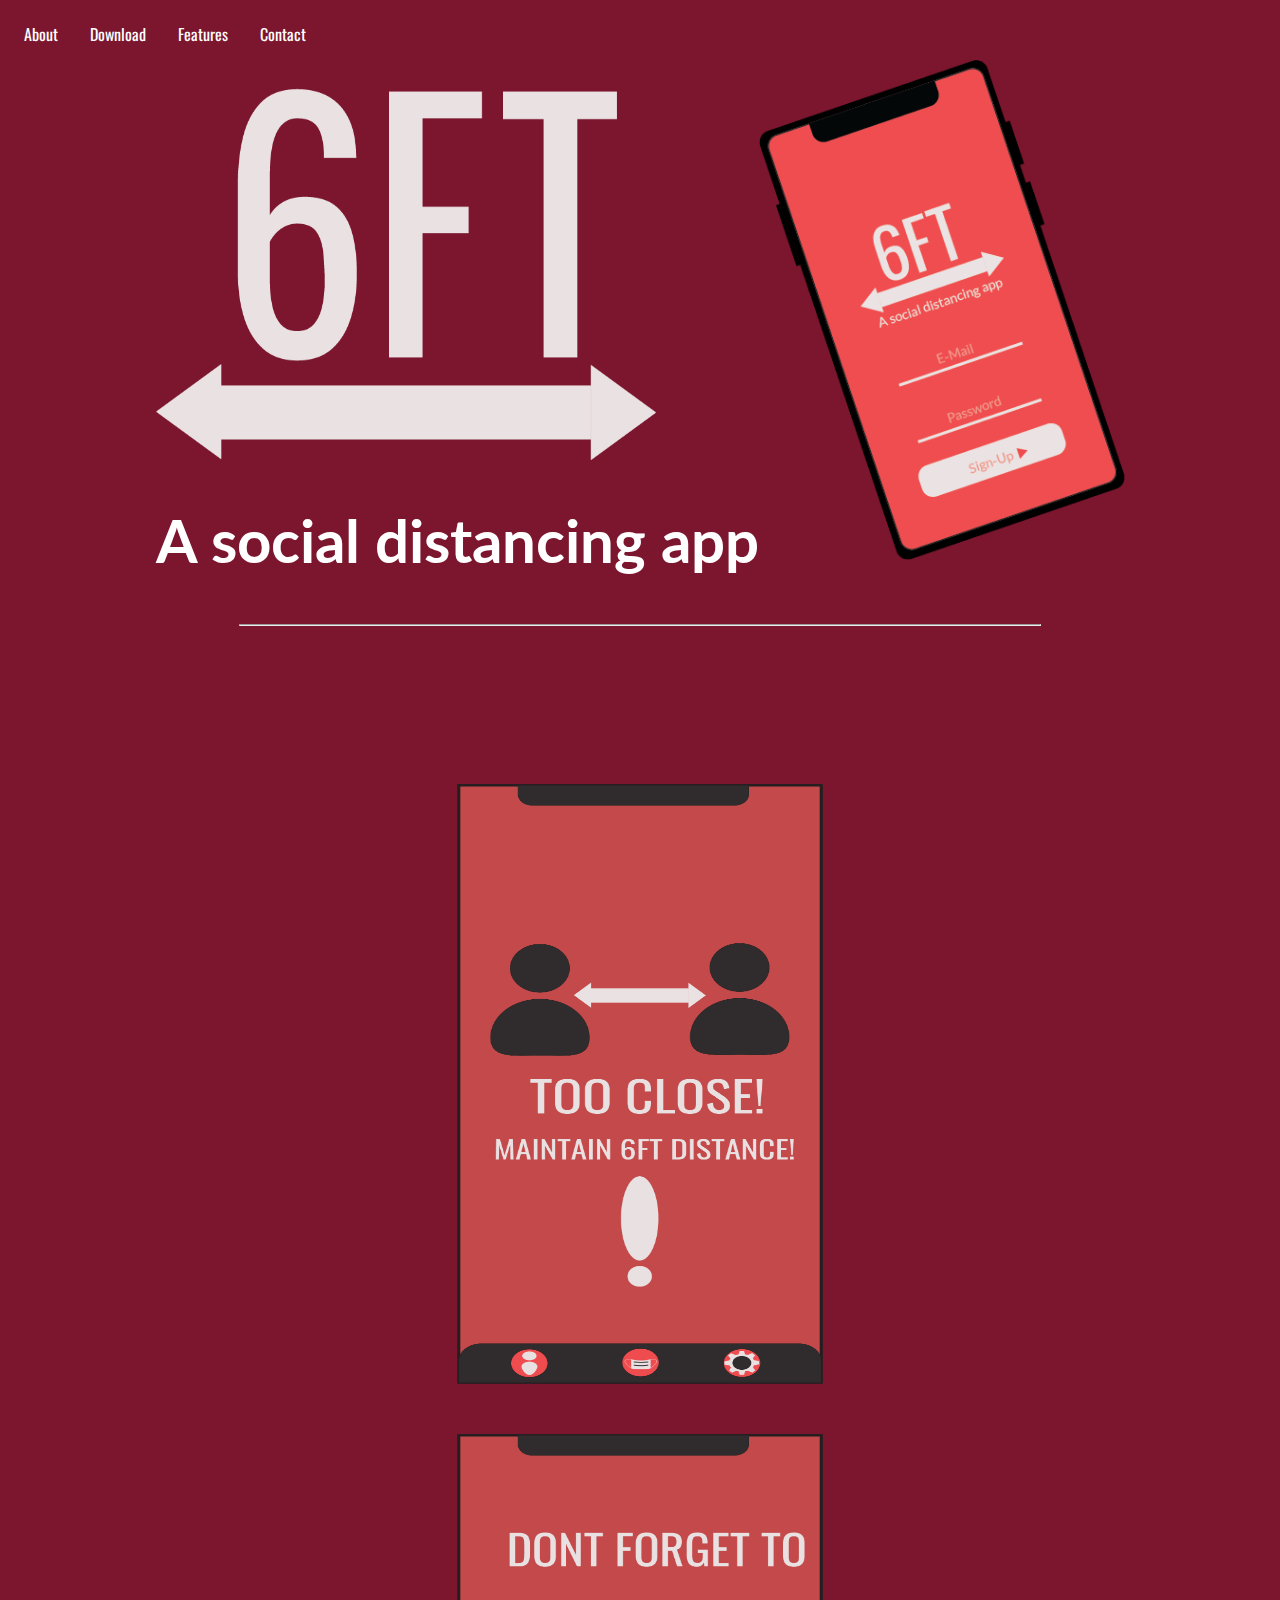
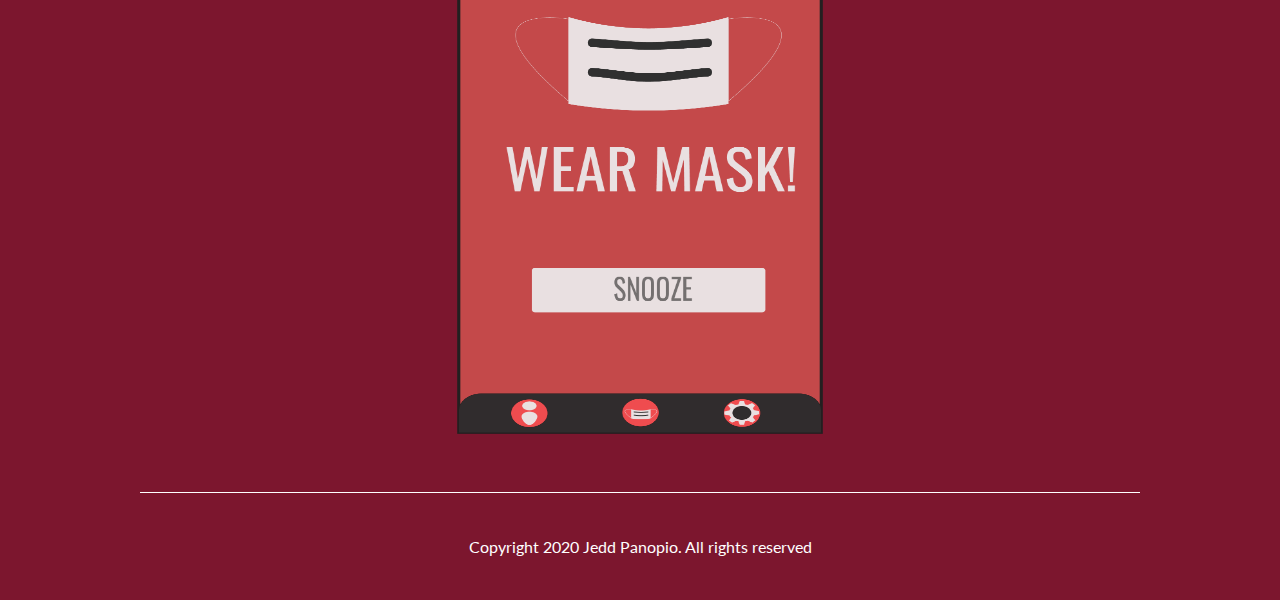
<file: index.html>
<!DOCTYPE html>
<html>
<head>
	<title>Website #1</title>
	<link rel="stylesheet" href="CSS/style.css">
	<link href="https://fonts.googleapis.com/css2?family=Oswald:wght@500;600&display=swap" rel="stylesheet">
	<link href="https://fonts.googleapis.com/css2?family=Lato&display=swap" rel="stylesheet">
</head>
<body>
<div id="wrapper">
		<header>
			<nav>
			  <ul class="navigation">
			    <li>
			        <a href="about.html">About</a>
			    </li>
			    <li>
			        <a href="downloads.html">Download</a>

			    </li>
			    
			    <li>
			        <a href="features.html">Features</a>
			    </li>
			    <li>
			        <a href="contact.html">Contact</a>
			    </li>
			  </ul>
			</nav>
		</header>
</div>


<div class="flex-container">
	<div>
		<img src="Images/applogo.png" width="500" height="400">
		<h1>A social distancing app</h1>
	</div>

	<div>
		<img src="Images/signupphone.png" width="366" height="500">
		
	</div>




</div>

<hr>
<div class="app-examples">
	<div id="main-page-example">
		<img src="Images/phone5.png" width="366" height="600">
		
	</div>

	<div id="mask-page-example">
		<img src="Images/phone6.png" width="366" height="600">
		
	</div>




</div>



<hr id="page-border">

<footer>
	<p >Copyright 2020 Jedd Panopio. All rights reserved</p>
</footer>




</body>
</html>
</file>
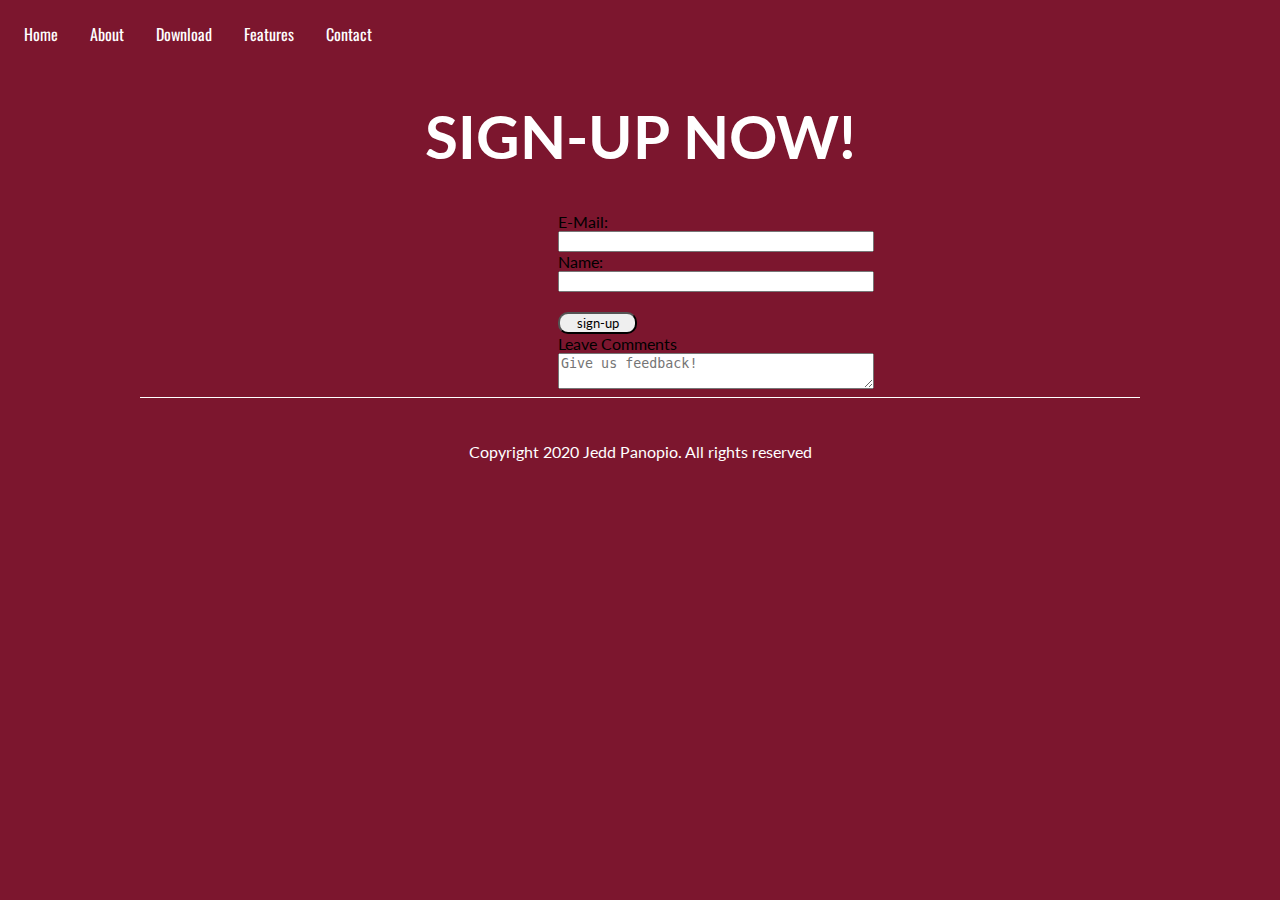
<file: contact.html>
<!DOCTYPE html>
<html>
<head>
	<title>Website #1</title>
	<link rel="stylesheet" href="CSS/style.css">
	<link href="https://fonts.googleapis.com/css2?family=Oswald:wght@500;600&display=swap" rel="stylesheet">
	<link href="https://fonts.googleapis.com/css2?family=Lato&display=swap" rel="stylesheet">
</head>
<body>
<div id="wrapper">
		<header>
			<nav>
			  <ul>
			  	<li>
			        <a href="index.html">Home</a>
			    </li>
			    <li>
			        <a href="about.html">About</a>
			    </li>
			    <li>
			        <a href="downloads.html">Download</a>

			    </li>
			    
			    <li>
			        <a href="features.html">Features</a>
			    </li>
			    <li>
			        <a href="contact.html">Contact</a>
			    </li>
			  </ul>
			</nav>
		</header>
</div>

<div class="form-container">
	<h1>SIGN-UP NOW!</h1>
	<form id="signup-form">
		<label for="e-mail">E-Mail:</label>
		<input type="text" name="mail">
		<label for="name">Name: </label>
		<input type="text" name="password">
		<button type="button" id="signup-button">sign-up</button>
		<label for="comments">Leave Comments</label>
		<textarea id="comments" placeholder="Give us feedback!"></textarea>
	</form>

<hr id="page-border">

<footer>
	<p>Copyright 2020 Jedd Panopio. All rights reserved</p>
</footer>

</body>
</html>
</file>
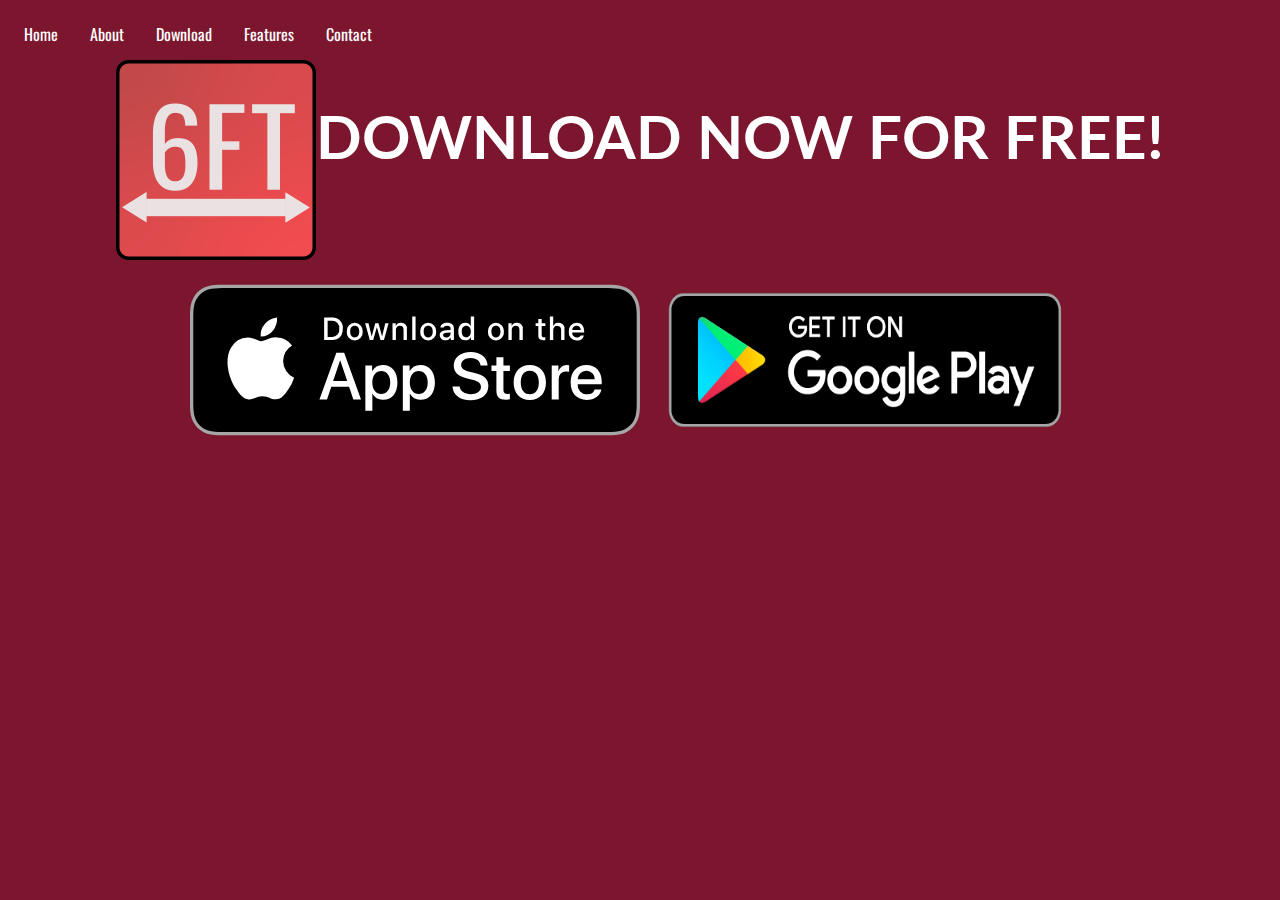
<file: downloads.html>
<!DOCTYPE html>
<html>
<head>
	<title>Website #1</title>
	<link rel="stylesheet" href="CSS/style.css">
	<link href="https://fonts.googleapis.com/css2?family=Oswald:wght@500;600&display=swap" rel="stylesheet">
	<link href="https://fonts.googleapis.com/css2?family=Lato&display=swap" rel="stylesheet">
</head>
<body>
<div id="wrapper">
		<header>
			<nav>
			  <ul>
			  	<li>
			        <a href="index.html">Home</a>
			    </li>
			    <li>
			        <a href="about.html">About</a>
			    </li>
			    <li>
			        <a href="downloads.html">Download</a>

			    </li>
			    
			    <li>
			        <a href="features.html">Features</a>
			    </li>
			    <li>
			        <a href="contact.html">Contact</a>
			    </li>
			  </ul>
			</nav>
		</header>

</div>



<div class="app-icon">

	<div class="icon">
		<img src="Images/icon.png" alt="phone-icon"width="200" height="200">
		<h1 id="download">DOWNLOAD NOW FOR FREE!</h1>
	</div>

</div>


<div class="app-store-buttons">
	
	<div class="apple-store">

		<a href="https://www.apple.com/">
			<img src="Images/Download_on_the_App_Store_Badge_US-UK_RGB_blk_092917.svg" width="450" height="200" 
		</a>
	</div>

	<div class="google-play">
		<a href="https://play.google.com/store?hl=en_US">
			<img src="Images/google.png" width="450" height="200">
		</a>
	</div>






</body>
</html>
</file>
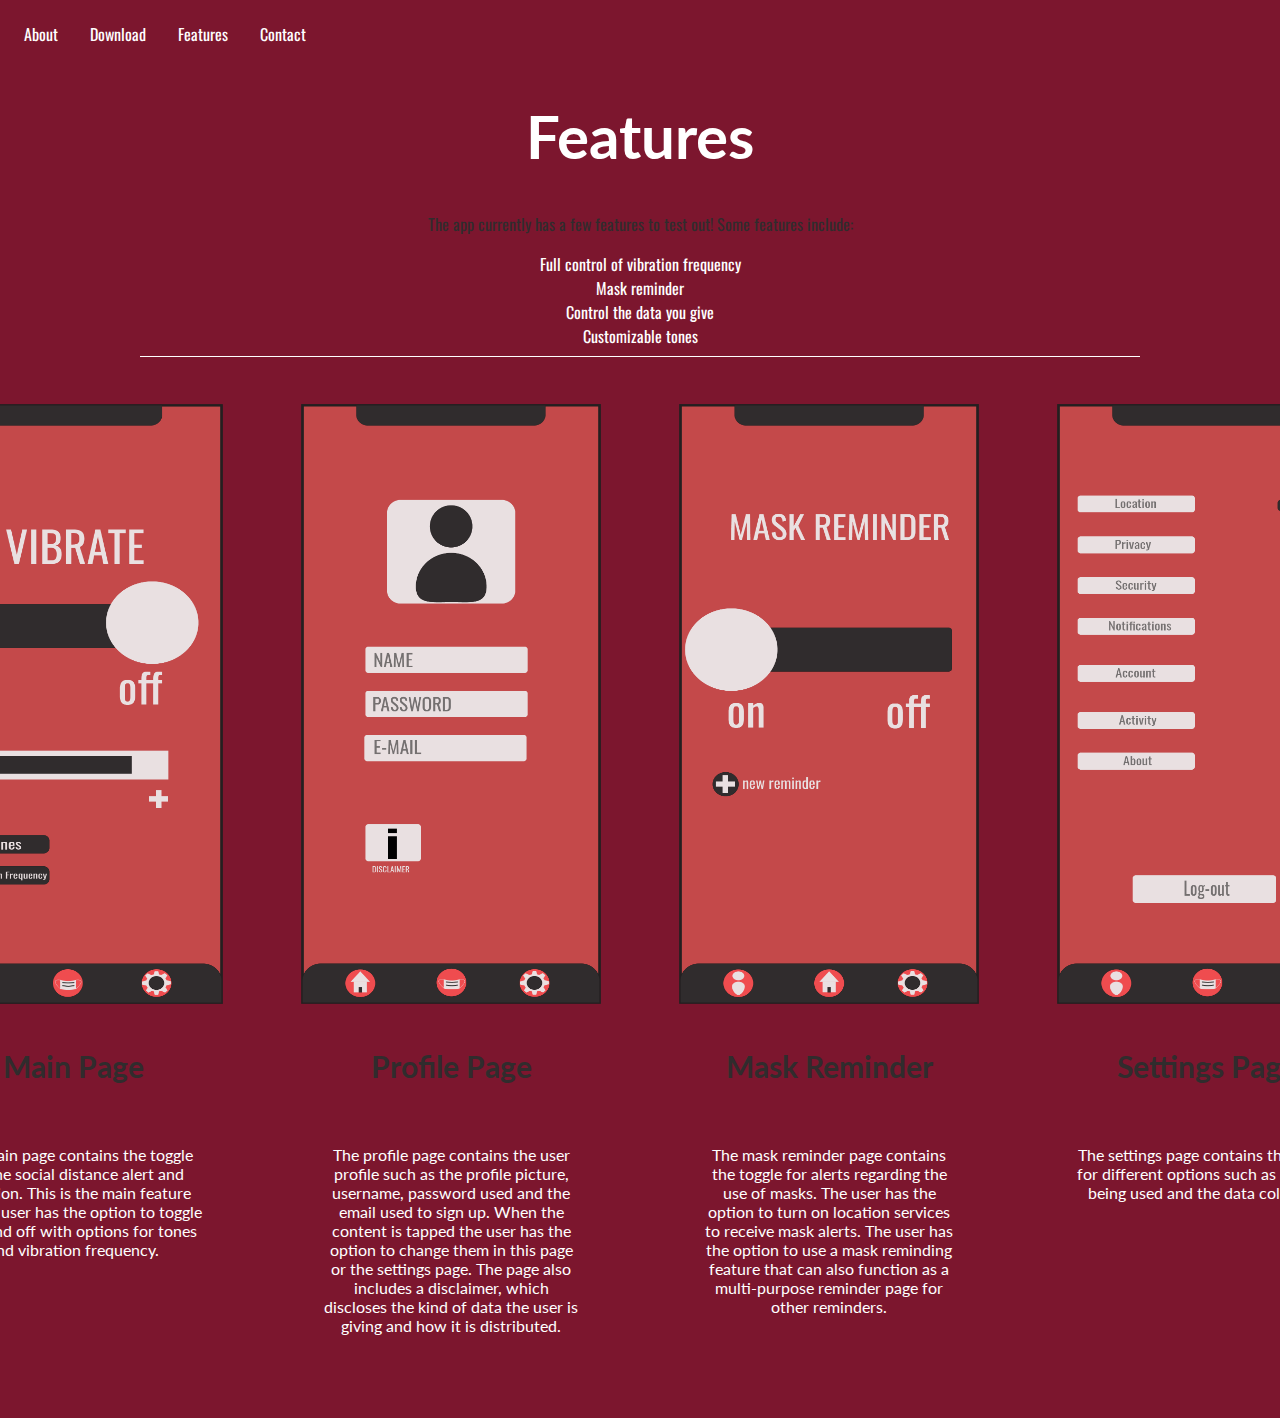
<file: features.html>
<!DOCTYPE html>
<html>
<head>
	<title>Website #1</title>
	<link rel="stylesheet" href="CSS/style.css">
	<link href="https://fonts.googleapis.com/css2?family=Oswald:wght@500;600&display=swap" rel="stylesheet">
	<link href="https://fonts.googleapis.com/css2?family=Lato&display=swap" rel="stylesheet">
</head>
<body>
<div id="wrapper">
		<header>
			<nav>
			  <ul>
			    <li>
			        <a href="about.html">About</a>
			    </li>
			    <li>
			        <a href="downloads.html">Download</a>

			    </li>
			    
			    <li>
			        <a href="features.html">Features</a>
			    </li>
			    <li>
			        <a href="contact.html">Contact</a>
			    </li>
			  </ul>
			</nav>
		</header>
</div>




<div class="main-features">
	<div class="about-features">
		<h1>Features</h1>
			<p id="features-info">The app currently has a few features to test out! Some features include:</p>
			<ul id="features-list">
				<li>Full control of vibration frequency</li>
				<li>Mask reminder</li>
				<li>Control the data you give</li>
				<li>Customizable tones</li>


			</ul>
			
	</div>


</div>

<hr id="page-border">


<div class="app-images">
	<div id="main-page">
		<img src="Images/phone1.png" alt="main-image" width="300" height="600">
		<h1 id="main-tag">Main Page</h1>
		<p class="page-descrip">The main page contains the toggle for the social distance alert and vibration. This is the main feature and the user has the option to toggle it on and off with options for tones and vibration frequency.</p>
	</div>



	<div id="profile-page">
		<img src="Images/phone2.png" alt="profile-image" width="300" height="600">
		<h1 id="profile-tag">Profile Page</h1>
		<p class="page-descrip">The profile page contains the user profile such as the profile picture, username, password used and the email used to sign up. When the content is tapped the user has the option to change them in this page or the settings page. The page also includes a disclaimer, which discloses the kind of data the user is giving and how it is distributed. </p>
	</div>



<div id="mask-page">
		<img src="Images/phone3.png" alt="mask-image" width="300" height="600">
		<h1 id="mask-tag">Mask Reminder</h1>
		<p class="page-descrip">The mask reminder page contains the toggle for alerts regarding the use of masks. The user has the option to turn on location services to receive mask alerts. The user has the option to use a mask reminding feature that can also function as a  multi-purpose reminder page for other reminders.</p>
	</div>



	<div id="settings-page">
		<img src="Images/phone4.png" alt="setting-image" width="300" height="600">
		<h1 id="setting-tag">Settings Page</h1>
		<p class="page-descrip">The settings page contains the toggle for different options such as location being used and the data collected.</p>
	</div>























</body>
</html>
</file>
<file: CSS/style.css>
body{
	background-color: #7c162e;
}

/*Landing Page */
ul {
  list-style-type: none;
  margin: 0;
  padding: 0;
  overflow: hidden;
  font-family: 'Oswald', sans-serif;
 
}

li {
  float: left;
  list-style-type: none;
}

li a {
  display: block;
  color: white;
  text-align: center;
  padding: 14px 16px;
  text-decoration: none;
}

/*code taken from W3Schools 
When the mouse hovers over the 
navigation menu it scales up
*/
li a:hover {
  
 
  transform: scale(1.1); 
}
li.grow {
 transition: all .2s ease-in-out; 
}

h1{
	color: white;
	font-size: 20px;
	font-family: 'Lato', sans-serif;
	text-align: center;
}
.flex-container {
  display: flex;
  justify-content: center;
  
}

#main-page-example{
	display: flex;
	justify-content: center;
	padding-top: 150px;

}

#mask-page-example{
	display: flex;
	justify-content: center;
	padding: 50px;
}


/* About Page */

h1{
	font-size: 60px;
}

.info{
	font-family: 'Lato', sans-serif;
	color: white;
	margin-left: 10px;
	margin-right: 10px;
	font-size: 30px;
}

hr{
	width: 800px;
	color: black;

}



/*Downloads Page */


.store-icon{
	display: flex;
	justify-content: center;
}
.app-store-buttons{
	display: flex;
	justify-content: center;
	padding-top: : 220px;
	
	
}
.apple-store{
	transition: transform .2s;
}
.apple-store:hover{

	transform: scale(1.3);
}

.google-play{
	transition: transform .2s;
}
.google-play:hover{

	transform: scale(1.3);
}


.icon{
	display: flex;
	justify-content: center;
}


/*Features */

.app-images{
	display: flex;
	justify-content: center;

}

#main-page{
	padding: 39px;
	justify-content: center;
}

#profile-page{
	padding: 39px;
}

#mask-page{
	padding: 39px;
}

#settings-page{
	padding: 39px;
}




#page-border{
	border: 0px;
	height: 0px;
	border-top: 1px solid white;
	width: 1000px;
}
#features-info{
	font-family: 'Oswald', sans-serif;
	text-align: center;
	color: #302C2D;
}

#features-list{
	display: flex;
	flex-direction: column; 
	font-family: 'Oswald', sans-serif;
	text-align: center;
	color: white;
}


#main-tag{
	font-size: 30px;
	padding: 20px;
	color: #302C2D; 
}

#profile-tag{
	font-size: 30px;
	padding: 20px;
	color: #302C2D; 
}

#mask-tag{
	font-size: 30px;
	padding: 20px;
	color: #302C2D; 
}

#setting-tag{
	font-size: 30px;
	padding: 20px;
	color: #302C2D; 
}




.page-descrip{
	justify-content: center;
	display: flex;
	font-family: 'Lato', sans-serif;
	text-align: center;
	padding: 20px;
	color: white;
}





/* Contact Page */

.form-container{
	display: flex;
	justify-content: center;
	flex-direction: column;

}

#signup-form{
	display: flex;
	justify-content: center;
	border-radius: 10px;
	flex-direction: column;
	width: 25%;
	padding-left: 550px;
	font-family: 'Lato', sans-serif;

}
#signup-button{
	display: flex;
	justify-content: center;
	border-radius: 10px;
	flex-direction: column;
	width: 25%;
	margin-top: 20px;
	font-family: 'Lato', sans-serif;

}

footer{
    
    color: white;
    padding: 20px;
    left: 0;
    text-align: center;
    bottom: 0;
    position: static;
    font-family: 'Lato', sans-serif;

}
</file>
